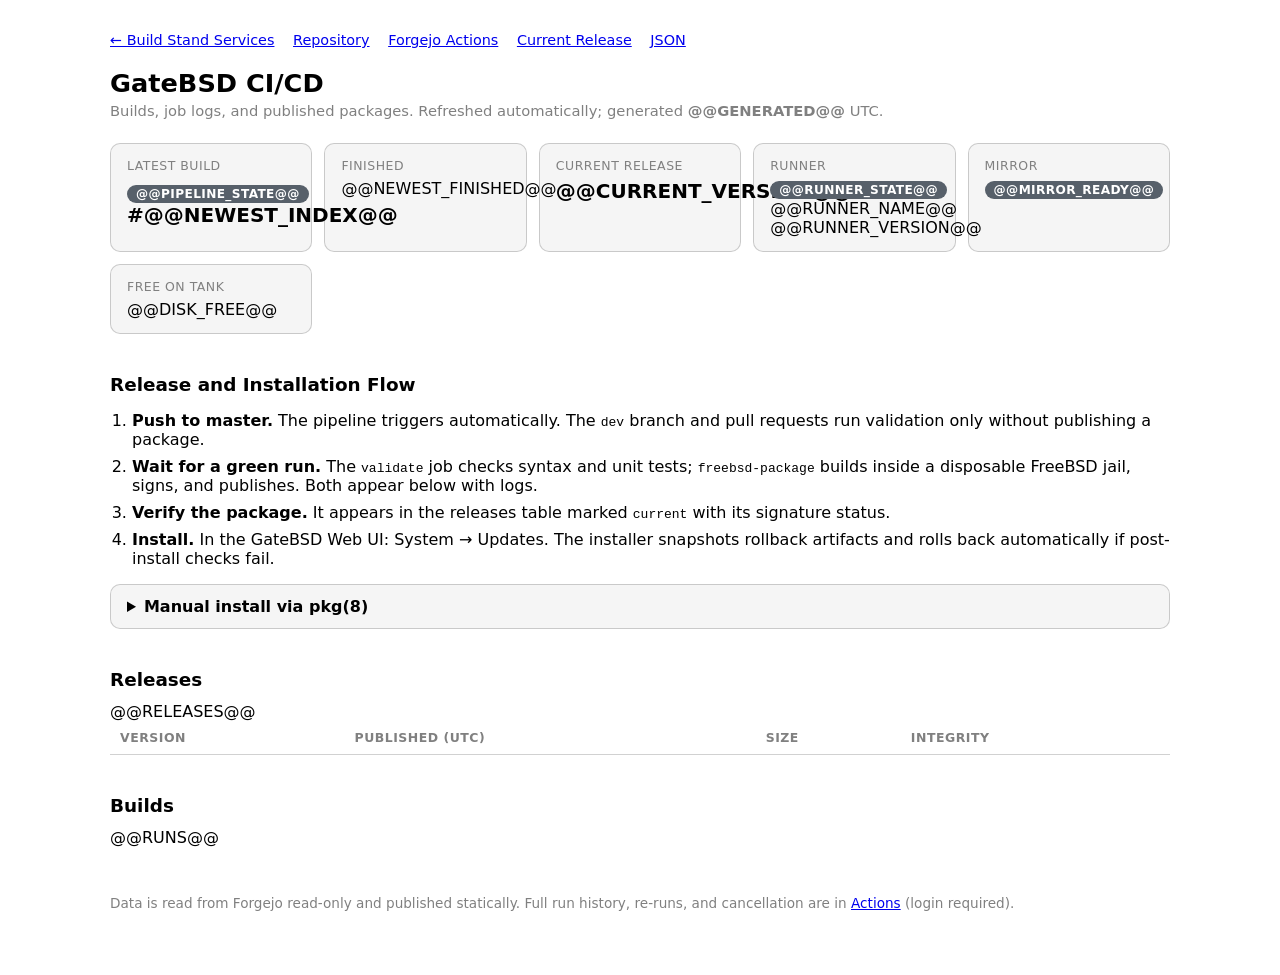
<file: infra/freebsd-ci/ci-dashboard.html>
<!doctype html>
<!--
  CI/CD dashboard template. ci-dashboard-update(8) substitutes the
  double-at-delimited placeholders below and expands the RUNS and RELEASES
  placeholders into pre-rendered rows.

  There is no JavaScript here on purpose. The generator already has privileged
  read access to Forgejo's database; exposing that as a live API would mean
  putting a request handler in front of it. Static files keep the privileged
  reader on a cron timer and the web tier read-only.
-->
<html lang="en">
<head>
  <meta charset="utf-8">
  <meta name="viewport" content="width=device-width, initial-scale=1">
  <meta http-equiv="refresh" content="60">
  <title>GateBSD CI/CD — Builds and Releases</title>
  <style>
    :root {
      color-scheme: light dark;
      font-family: system-ui, -apple-system, "Segoe UI", sans-serif;
      background: Canvas;
      color: CanvasText;
      --line: color-mix(in srgb, CanvasText 18%, transparent);
      --panel: color-mix(in srgb, CanvasText 4%, transparent);
      --ok: #1a7f37;
      --bad: #cf222e;
      --warn: #9a6700;
      --idle: #57606a;
    }
    * { box-sizing: border-box; }
    body { max-width: 1100px; margin: 0 auto; padding: 32px 20px 64px; }
    a { color: LinkText; }
    h1 { margin: 0 0 4px; font-size: 1.6rem; }
    h2 { margin: 40px 0 12px; font-size: 1.15rem; }
    .sub { color: GrayText; margin: 0; font-size: 0.92rem; }
    nav.crumbs { margin-bottom: 20px; font-size: 0.9rem; }
    nav.crumbs a { margin-right: 14px; }

    .cards {
      display: grid;
      grid-template-columns: repeat(auto-fit, minmax(180px, 1fr));
      gap: 12px;
      margin-top: 24px;
    }
    .card {
      border: 1px solid var(--line);
      border-radius: 10px;
      padding: 14px 16px;
      background: var(--panel);
    }
    .card .label {
      display: block;
      font-size: 0.78rem;
      text-transform: uppercase;
      letter-spacing: 0.04em;
      color: GrayText;
      margin-bottom: 6px;
    }
    .card .value { font-size: 1.25rem; font-weight: 600; }
    .card .value.small { font-size: 1rem; font-weight: 500; }

    .badge {
      display: inline-block;
      padding: 2px 9px;
      border-radius: 999px;
      font-size: 0.76rem;
      font-weight: 600;
      color: #fff;
      background: var(--idle);
      text-transform: uppercase;
      letter-spacing: 0.03em;
      white-space: nowrap;
    }
    .badge.success, .badge.online, .badge.ready { background: var(--ok); }
    .badge.failure, .badge.offline, .badge.missing { background: var(--bad); }
    .badge.running, .badge.waiting { background: var(--warn); }
    .badge.skipped, .badge.cancelled, .badge.unknown { background: var(--idle); }

    article.run {
      border: 1px solid var(--line);
      border-left: 4px solid var(--idle);
      border-radius: 10px;
      padding: 14px 16px;
      margin-bottom: 12px;
      background: var(--panel);
    }
    article.run.success { border-left-color: var(--ok); }
    article.run.failure { border-left-color: var(--bad); }
    article.run.running { border-left-color: var(--warn); }
    article.run > header {
      display: flex;
      align-items: baseline;
      gap: 10px;
      flex-wrap: wrap;
    }
    .runid { font-weight: 700; text-decoration: none; }
    .runtitle { font-weight: 500; }
    .meta {
      display: flex;
      gap: 14px;
      flex-wrap: wrap;
      margin-top: 8px;
      font-size: 0.85rem;
      color: GrayText;
    }
    .meta .branch, .meta .sha {
      font-family: ui-monospace, SFMono-Regular, Menlo, monospace;
    }
    ul.jobs { list-style: none; margin: 12px 0 0; padding: 0; }
    li.job {
      display: flex;
      align-items: center;
      gap: 10px;
      padding: 5px 0;
      font-size: 0.9rem;
      border-top: 1px solid var(--line);
    }
    li.job .jobname { flex: 1; font-weight: 500; }
    .artifact { margin-top: 10px; font-size: 0.88rem; }
    .artifact .pkg {
      font-family: ui-monospace, SFMono-Regular, Menlo, monospace;
      margin-right: 12px;
    }
    .muted { color: GrayText; font-size: 0.85rem; }

    table { width: 100%; border-collapse: collapse; font-size: 0.92rem; }
    th, td { text-align: left; padding: 9px 10px; border-bottom: 1px solid var(--line); }
    th { font-size: 0.78rem; text-transform: uppercase; letter-spacing: 0.04em; color: GrayText; }
    tr.current td { background: color-mix(in srgb, var(--ok) 10%, transparent); }
    tr.broken td { color: var(--bad); }

    details.howto {
      margin-top: 16px;
      border: 1px solid var(--line);
      border-radius: 10px;
      padding: 12px 16px;
      background: var(--panel);
    }
    details.howto summary { cursor: pointer; font-weight: 600; }
    pre {
      overflow-x: auto;
      background: color-mix(in srgb, CanvasText 7%, transparent);
      padding: 12px;
      border-radius: 8px;
      font-size: 0.84rem;
    }
    ol.steps { padding-left: 22px; }
    ol.steps li { margin: 8px 0; }
    footer { margin-top: 48px; color: GrayText; font-size: 0.85rem; }
  </style>
</head>
<body>
  <nav class="crumbs">
    <a href="/">← Build Stand Services</a>
    <a href="@@FORGE_URL@@/@@REPO_SLUG@@">Repository</a>
    <a href="@@FORGE_URL@@/@@REPO_SLUG@@/actions">Forgejo Actions</a>
    <a href="/@@PROJECT_SLUG@@/releases/current/">Current Release</a>
    <a href="status.json">JSON</a>
  </nav>

  <h1>GateBSD CI/CD</h1>
  <p class="sub">
    Builds, job logs, and published packages. Refreshed automatically;
    generated <strong>@@GENERATED@@</strong> UTC.
  </p>

  <section class="cards">
    <div class="card">
      <span class="label">Latest Build</span>
      <span class="value">
        <span class="badge @@PIPELINE_STATE@@">@@PIPELINE_STATE@@</span>
        #@@NEWEST_INDEX@@
      </span>
    </div>
    <div class="card">
      <span class="label">Finished</span>
      <span class="value small">@@NEWEST_FINISHED@@</span>
    </div>
    <div class="card">
      <span class="label">Current Release</span>
      <span class="value">@@CURRENT_VERSION@@</span>
    </div>
    <div class="card">
      <span class="label">Runner</span>
      <span class="value small">
        <span class="badge @@RUNNER_STATE@@">@@RUNNER_STATE@@</span>
        @@RUNNER_NAME@@ @@RUNNER_VERSION@@
      </span>
    </div>
    <div class="card">
      <span class="label">Mirror</span>
      <span class="value small">
        <span class="badge @@MIRROR_READY@@">@@MIRROR_READY@@</span>
      </span>
    </div>
    <div class="card">
      <span class="label">Free on tank</span>
      <span class="value small">@@DISK_FREE@@</span>
    </div>
  </section>

  <h2>Release and Installation Flow</h2>
  <ol class="steps">
    <li>
      <strong>Push to master.</strong> The pipeline triggers automatically. The
      <code>dev</code> branch and pull requests run validation only without publishing
      a package.
    </li>
    <li>
      <strong>Wait for a green run.</strong> The <code>validate</code> job checks
      syntax and unit tests; <code>freebsd-package</code> builds inside a
      disposable FreeBSD jail, signs, and publishes. Both appear below with logs.
    </li>
    <li>
      <strong>Verify the package.</strong> It appears in the releases table marked
      <code>current</code> with its signature status.
    </li>
    <li>
      <strong>Install.</strong> In the GateBSD Web UI: System → Updates. The
      installer snapshots rollback artifacts and rolls back automatically if
      post-install checks fail.
    </li>
  </ol>

  <details class="howto">
    <summary>Manual install via pkg(8)</summary>
    <p class="sub">
      The repository is signed. Setting <code>signature_type: pubkey</code>
      is mandatory so pkg rejects unsigned catalogues.
    </p>
    <pre><code># /usr/local/etc/pkg/repos/gatebsd.conf
gatebsd-releases: {
    url: "@@BASE_URL@@/@@PROJECT_SLUG@@/releases/current",
    mirror_type: "none",
    signature_type: "pubkey",
    pubkey: "/usr/local/etc/ssl/certs/pkg.pub",
    enabled: yes
}

# then
pkg update -r gatebsd-releases
pkg upgrade -r gatebsd-releases gatebsd</code></pre>
  </details>

  <h2>Releases</h2>
  <table>
    <thead>
      <tr><th>Version</th><th>Published (UTC)</th><th>Size</th><th>Integrity</th></tr>
    </thead>
    <tbody>
@@RELEASES@@
    </tbody>
  </table>

  <h2>Builds</h2>
@@RUNS@@

  <footer>
    Data is read from Forgejo read-only and published statically.
    Full run history, re-runs, and cancellation are in
    <a href="@@FORGE_URL@@/@@REPO_SLUG@@/actions">Actions</a> (login required).
  </footer>
</body>
</html>
</file>
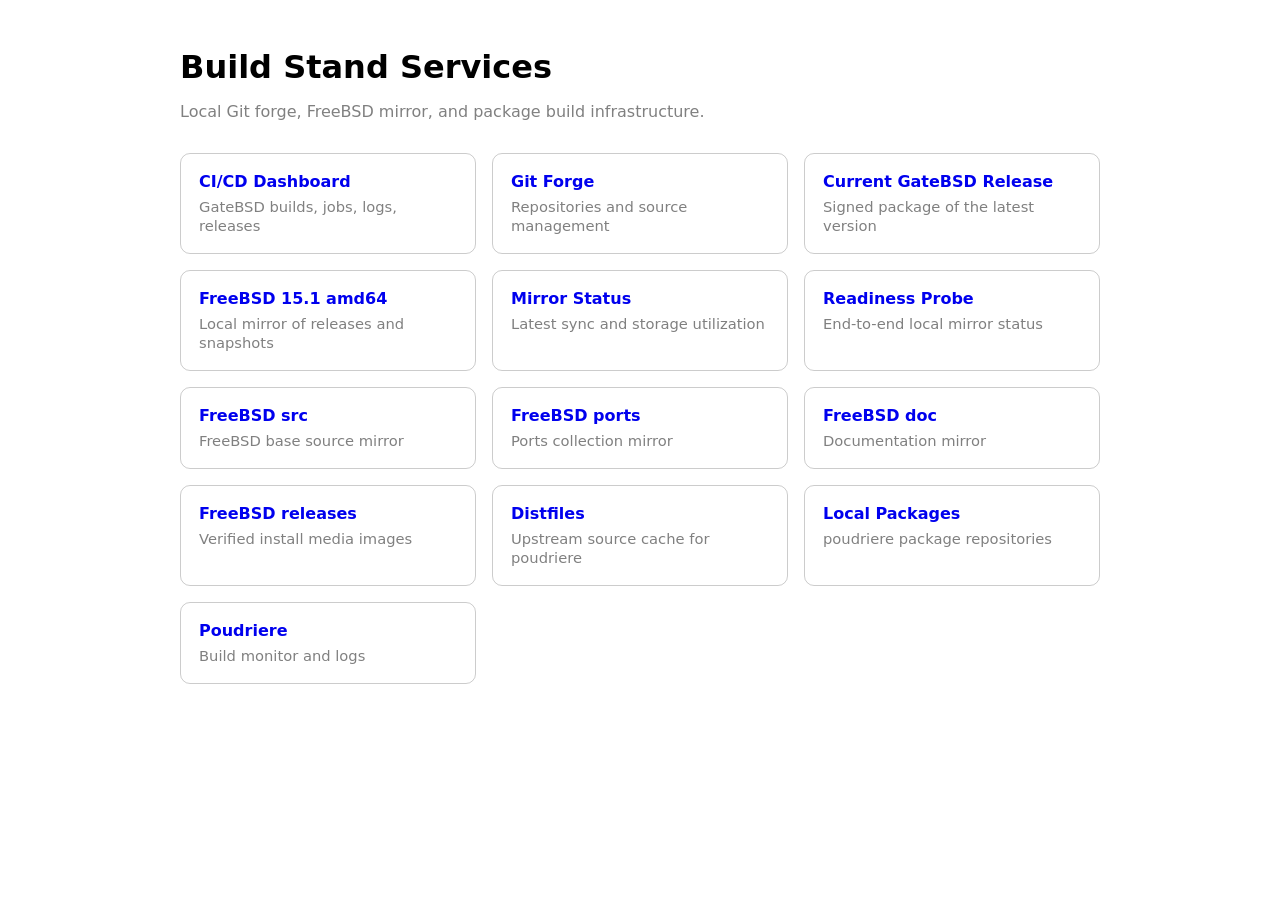
<file: infra/freebsd-ci/mirror-index.html>
<!doctype html>
<html lang="en">
<head>
  <meta charset="utf-8">
  <meta name="viewport" content="width=device-width, initial-scale=1">
  <title>Build Stand Services</title>
  <style>
    :root {
      color-scheme: light dark;
      font-family: system-ui, sans-serif;
      background: Canvas;
      color: CanvasText;
    }
    body {
      max-width: 920px;
      margin: 0 auto;
      padding: 48px 24px;
    }
    h1 { margin: 0 0 8px; }
    p { color: GrayText; }
    .grid {
      display: grid;
      grid-template-columns: repeat(auto-fit, minmax(240px, 1fr));
      gap: 16px;
      margin-top: 32px;
    }
    a {
      display: block;
      padding: 18px;
      border: 1px solid color-mix(in srgb, CanvasText 20%, transparent);
      border-radius: 10px;
      color: LinkText;
      text-decoration: none;
    }
    a:hover { border-color: LinkText; }
    strong { display: block; margin-bottom: 6px; }
    span { color: GrayText; font-size: 0.92rem; }
  </style>
</head>
<body>
  <h1>Build Stand Services</h1>
  <p>Local Git forge, FreeBSD mirror, and package build infrastructure.</p>

  <main class="grid">
    <a href="/ci/">
      <strong>CI/CD Dashboard</strong>
      <span>GateBSD builds, jobs, logs, releases</span>
    </a>
    <a href="https://git.example.lan/forgejo/">
      <strong>Git Forge</strong>
      <span>Repositories and source management</span>
    </a>
    <a href="/gatebsd/releases/current/">
      <strong>Current GateBSD Release</strong>
      <span>Signed package of the latest version</span>
    </a>
    <a href="/pub/FreeBSD/">
      <strong>FreeBSD 15.1 amd64</strong>
      <span>Local mirror of releases and snapshots</span>
    </a>
    <a href="/mirror-status/">
      <strong>Mirror Status</strong>
      <span>Latest sync and storage utilization</span>
    </a>
    <a href="/health/ready">
      <strong>Readiness Probe</strong>
      <span>End-to-end local mirror status</span>
    </a>
    <a href="/freebsd/git/src/">
      <strong>FreeBSD src</strong>
      <span>FreeBSD base source mirror</span>
    </a>
    <a href="/freebsd/git/ports/">
      <strong>FreeBSD ports</strong>
      <span>Ports collection mirror</span>
    </a>
    <a href="/freebsd/git/doc/">
      <strong>FreeBSD doc</strong>
      <span>Documentation mirror</span>
    </a>
    <a href="/freebsd/releases/">
      <strong>FreeBSD releases</strong>
      <span>Verified install media images</span>
    </a>
    <a href="/freebsd/distfiles/">
      <strong>Distfiles</strong>
      <span>Upstream source cache for poudriere</span>
    </a>
    <a href="/gatebsd/packages/">
      <strong>Local Packages</strong>
      <span>poudriere package repositories</span>
    </a>
    <a href="/poudriere/">
      <strong>Poudriere</strong>
      <span>Build monitor and logs</span>
    </a>
  </main>
</body>
</html>
</file>
